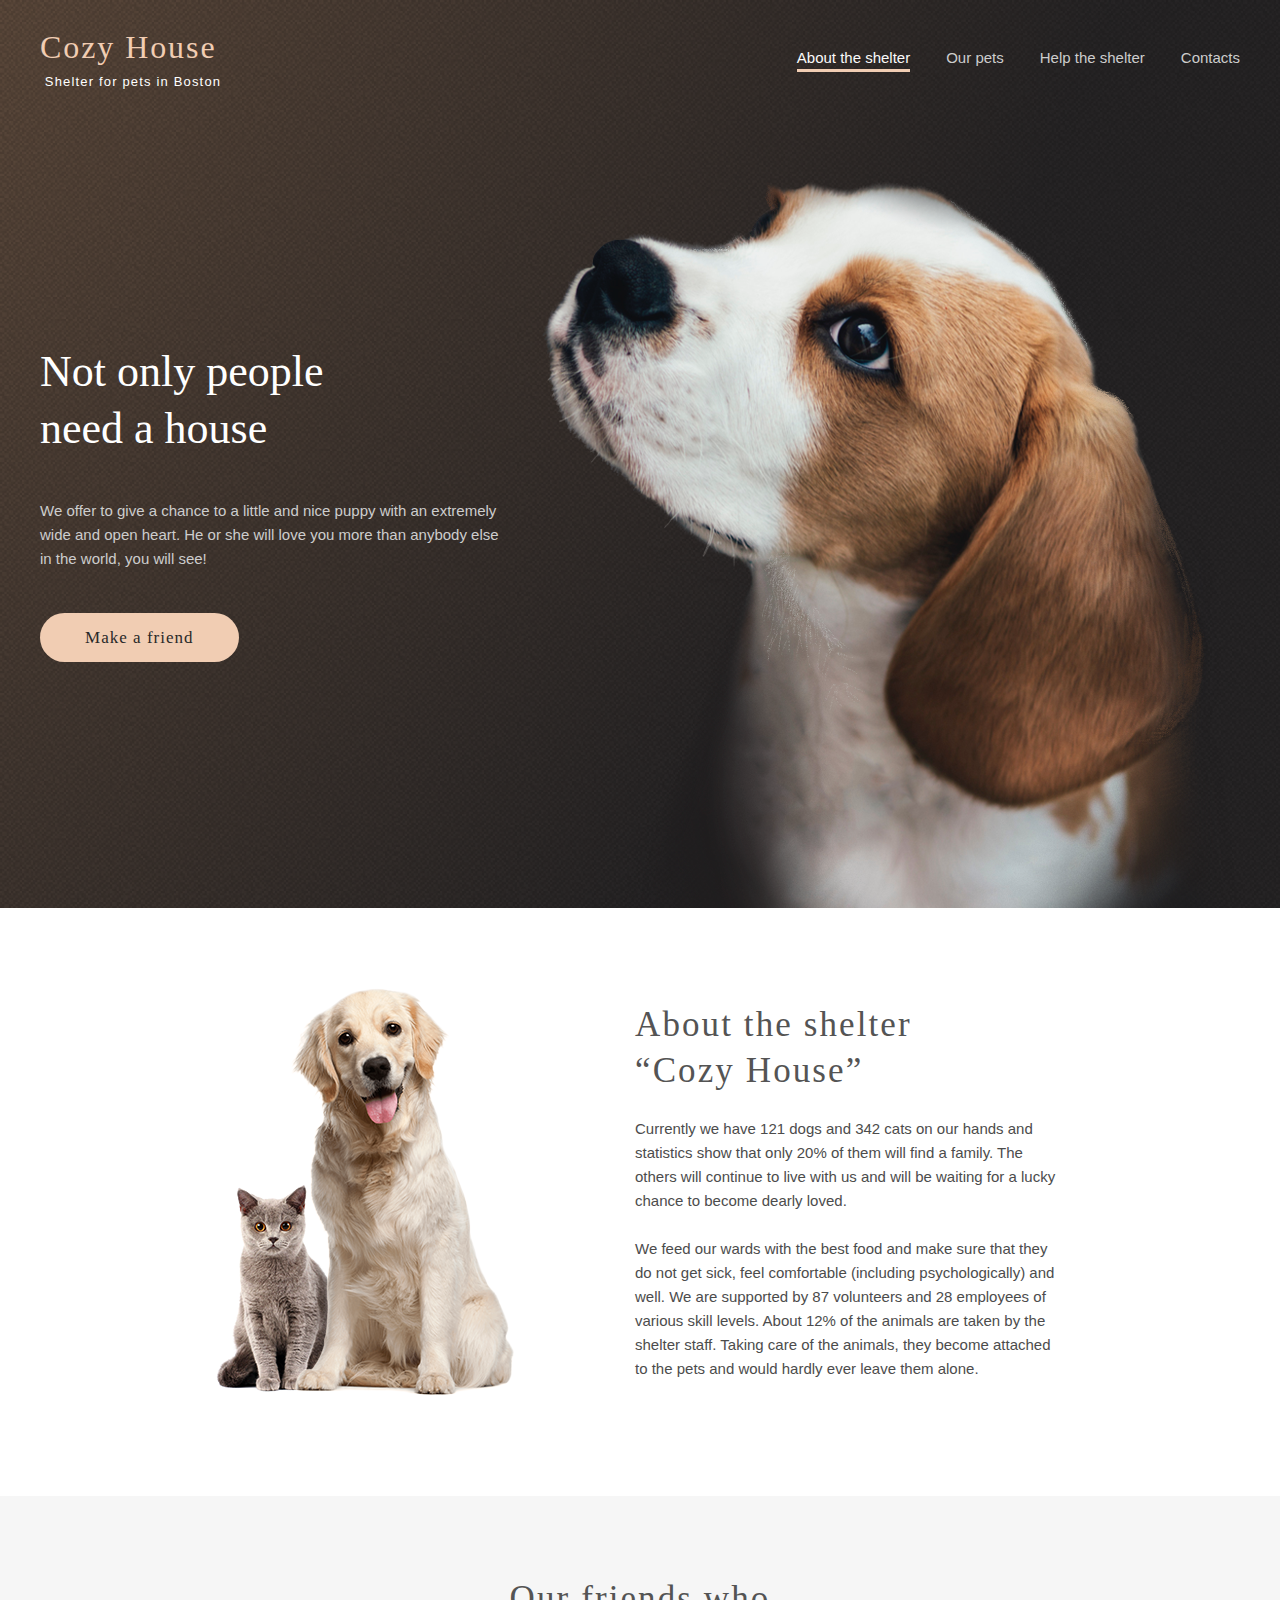
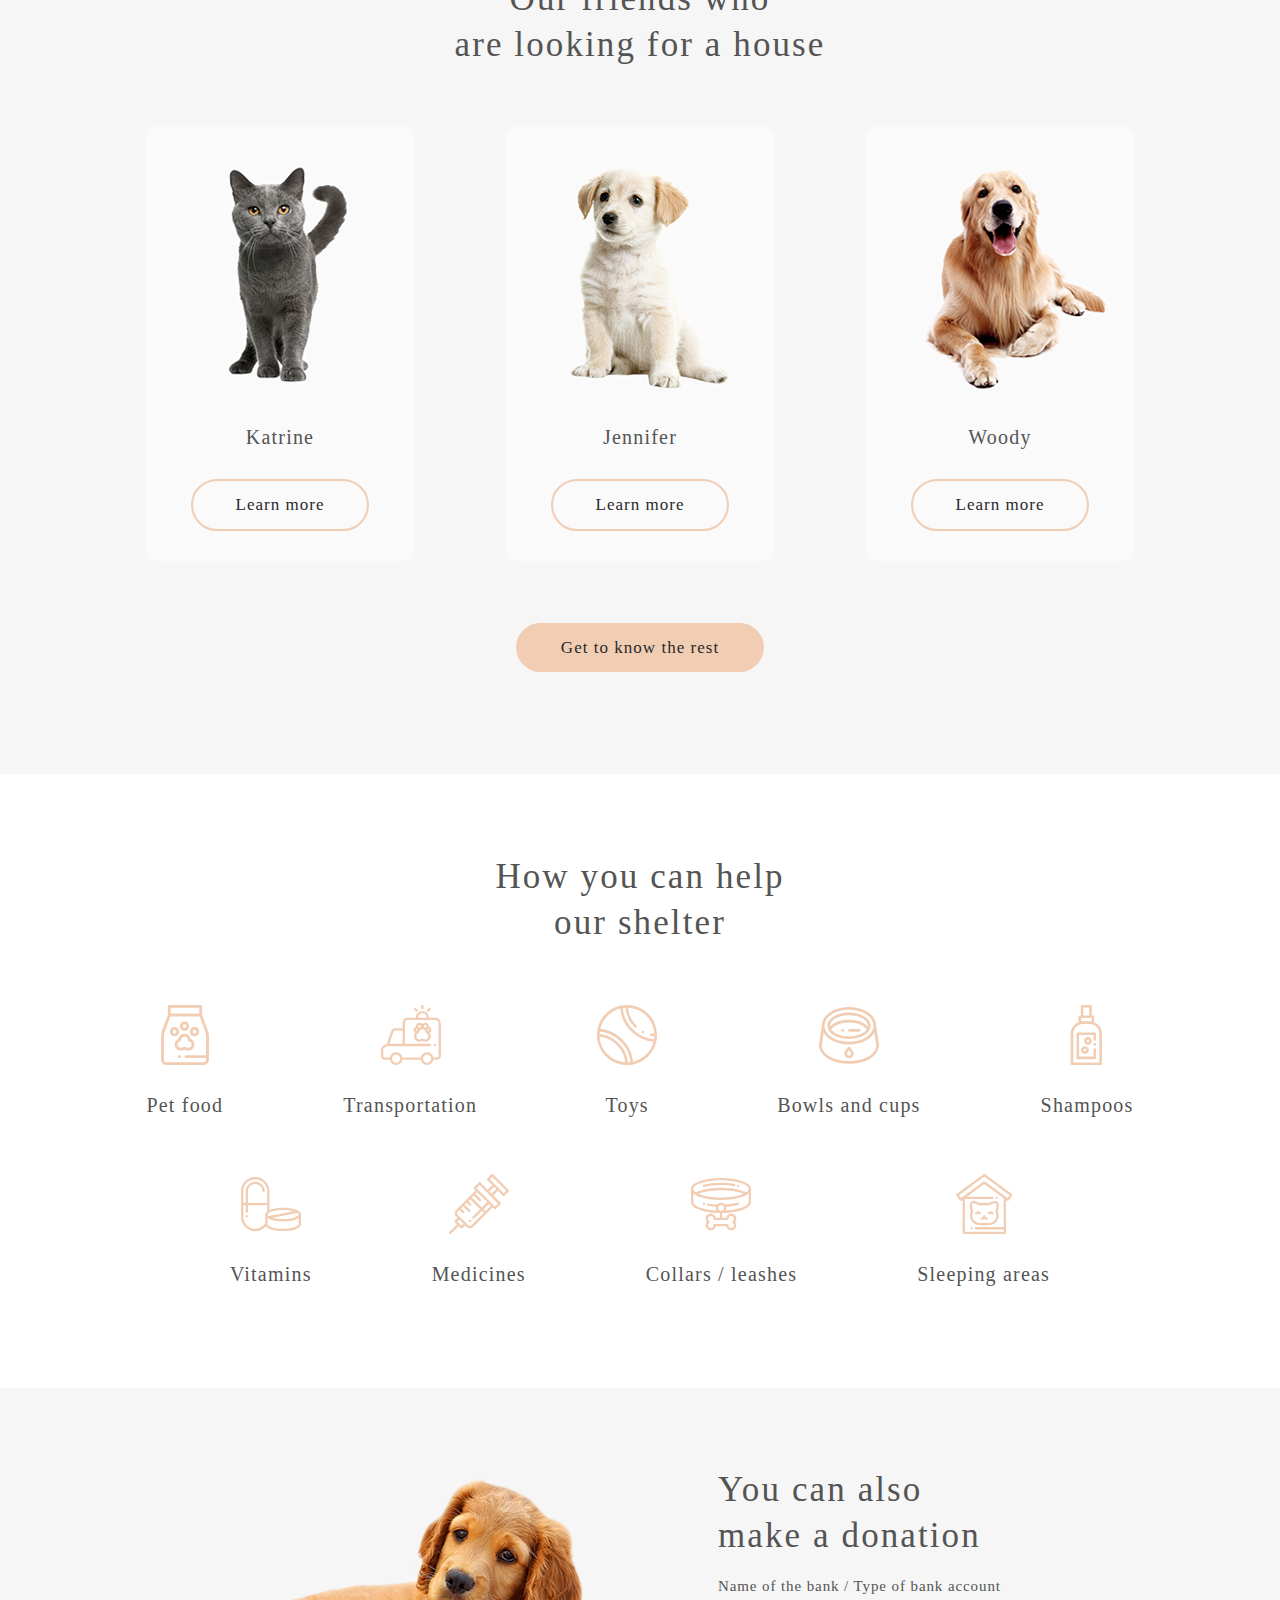
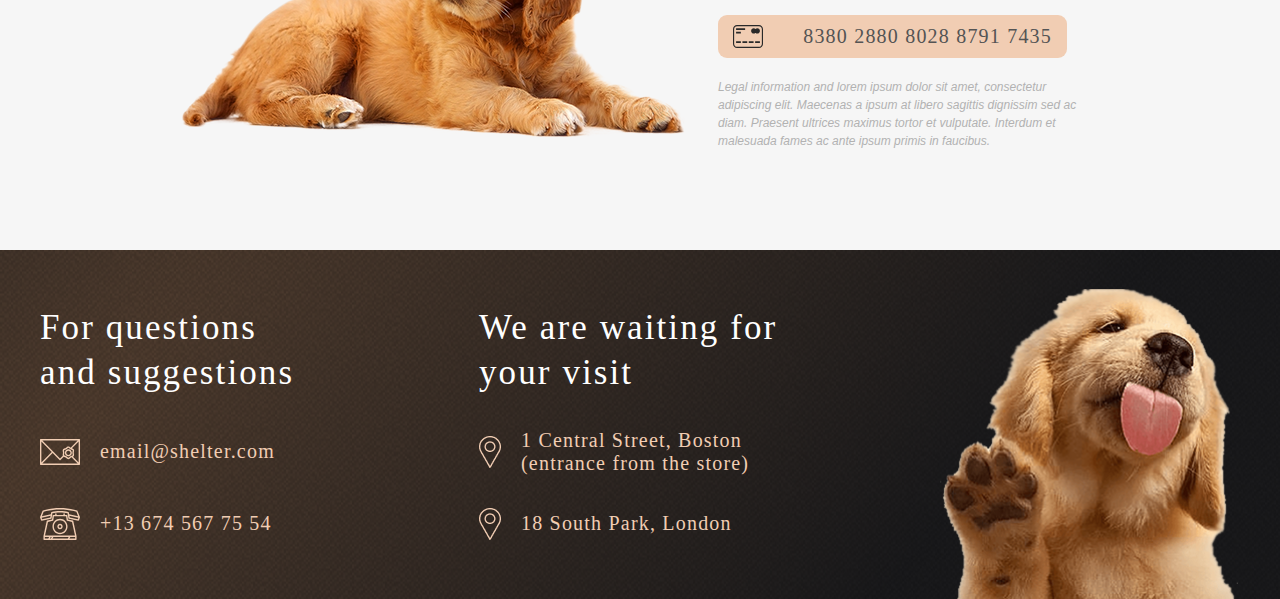
<file: index.html>
<!DOCTYPE html>
<html lang="en">

<head>
  <meta charset="UTF-8">
  <meta http-equiv="X-UA-Compatible" content="IE=edge">
  <meta name="viewport" content="width=device-width, initial-scale=1.0">
  <link rel="stylesheet" href="./style.css">
  <link rel="icon" type="image/x-icon" href="./img/Title.ico">
  <title>Main</title>
</head>

<body>
  <header>
    <div class="container header">
      <a href="#" class="logo">
        <p class="title">Cozy House</p>
        <p class="subtitle">Shelter for pets in Boston</p>
      </a>
      <nav>
        <ul>
          <li><a class="active" href="#">About the shelter</a></li>
          <li><a href="./pets.html">Our pets</a></li>
          <li><a href="#help">Help the shelter</a></li>
          <li><a href="#contacts">Contacts</a></li>
        </ul>
      </nav>
      <div class="dropdown-btn" id="dropdown-btn" onclick="openNav()">
        <div class="line"></div>
        <div class="line"></div>
        <div class="line"></div>
      </div>
      <div class="dpd-bg" id="dpd">
        <div class="dropdown" id="dropdown">
        <div class="dropdown-content" id="dropdown-content">
          <li id="link"><a class="active" href="#" onclick="openNav()">About the shelter</a></li>
          <li id="link"><a href="./pets.html" onclick="openNav()">Our pets</a></li>
          <li id="link"><a href="#help" onclick="openNav()">Help the shelter</a></li>
          <li id="link"><a href="#contacts" onclick="openNav()">Contacts</a></li>
        </div>
      </div>
      </div>
    </div>
    </header>
  <div class="not-only">
    <div class="container start">
    <div class="content">
      <h1 class="heading">Not only people<br>need a house</h1>
      <p class="subheading">We offer to give a chance to a little and nice puppy with an extremely wide and open heart.
        He or she will love you more than anybody else in the world, you will see!</p>
      <a href="#our-friends" class="primary" >Make a friend</a>
    </div>
    <img src="./img/start-screen-puppy.png" alt="">
  </div>
</div>
  <div class="about">
    <div class="about-container">
      <img class="about-img" src="./img/about-pets.png" alt="">
      <div class="content-about">
        <h2>About the shelter<br>“Cozy House”</h2>
        <p class="text">Currently we have 121 dogs and 342 cats on our hands and statistics show that only 20% of them
          will find a family. The others will continue to live with us and will be waiting for a lucky chance to become
          dearly loved.</p>
        <p class="text">We feed our wards with the best food and make sure that they do not get sick, feel comfortable
          (including psychologically) and well. We are supported by 87 volunteers and 28 employees of various skill
          levels. About 12% of the animals are taken by the shelter staff. Taking care of the animals, they become
          attached to the pets and would hardly ever leave them alone.</p>
      </div>
    </div>
  </div>
  <div id="our-friends" class="our-friends" >
    <div class="container">
    <h2>Our friends who<br>are looking for a house</h2>
    <div class="slider">
      <div class="card-list">
      <div class="card main-card" id="cardBtn ITEM_LEFT" data-path="1">
        <img src="./img/pets-katrine.png" alt="">
        <h3>Katrine</h3>
        <button class="secondary card-btn">Learn more</button>
      </div>
      <div class="card main-card" id="cardBtn" data-path="2">
        <img src="./img/pets-jennifer.png" alt="">
        <h3>Jennifer</h3>
        <button class="secondary card-btn">Learn more</button>
      </div>
      <div class="card main-card" id="cardBtn" data-path="3">
        <img src="./img/pets-woody.png" alt="">
        <h3>Woody</h3>
        <button class="secondary card-btn">Learn more</button>
      </div>
      <div class="card main-card" id="cardBtn" data-path="4">
        <img src="./img/pets-sophia.png" alt="">
        <h3>Sophia</h3>
        <button class="secondary card-btn">Learn more</button>
      </div>
      <div class="card main-card" id="cardBtn ITEM_RIGHT" data-path="5">
        <img src="./img/pets-timmy.png" alt="">
        <h3>Timmy</h3>
        <button class="secondary card-btn">Learn more</button>
      </div>
      <div class="card main-card" id="cardBtn" data-path="6">
        <img src="./img/pets-charly.png" alt="">
        <h3>Charly</h3>
        <button class="secondary card-btn">Learn more</button>
      </div>
      <div class="card main-card" id="cardBtn" data-path="7">
        <img src="./img/pets-scarlet.png" alt="">
        <h3>Scarlett</h3>
        <button class="secondary card-btn">Learn more</button>
      </div>
      <div class="card main-card" id="cardBtn" data-path="8">
        <img src="./img/pets-freddie.png" alt="">
        <h3>Freddie</h3>
        <button class="secondary card-btn">Learn more</button>
      </div>
      <div id="modal" class="modal">
        <div class="modal-content" data-target="1">
          <button class="close">&times;</button>
          <div id="modalInfo" class="modal-info">
            <img src="./img/pets-katrine.png" alt="">
            <div class="modal-text">
              <h2>Katrine</h2>
              <h3>Cat - British Shorthair</h3>
              <p>Katrine is a beautiful girl. She is as soft as the finest velvet with a thick lush fur. Will love you until the last breath she takes as long as you are the one. She is picky about her affection. She loves cuddles and to stretch into your hands for a deeper relaxations.</p>
              <ul>
                <li><h4><b>Age:</b> 6 months</h4></li>
                <li><h4><b>Inoculations:</b> panleukopenia</h4></li>
                <li><h4><b>Diseases:</b> none</h4></li>
                <li><h4><b>Parasites:</b> none</h4></li>
              </ul>
            </div>
          </div>
        </div>
        <div class="modal-content" data-target="2">
          <button class="close">&times;</button>
          <div class="modal-info">
            <img src="./img/pets-jennifer.png" alt="">
            <div class="modal-text">
              <h2>Jennifer</h2>
              <h3>Dog - Labrador</h3>
              <p>Jennifer is a sweet 2 months old Labrador that is patiently waiting to find a new forever home. This girl really enjoys being able to go outside to run and play, but won't hesitate to play up a storm in the house if she has all of her favorite toys.</p>
              <ul>
                <li><h4><b>Age:</b> 2 months</h4></li>
                <li><h4><b>Inoculations:</b> none</h4></li>
                <li><h4><b>Diseases:</b> none</h4></li>
                <li><h4><b>Parasites:</b> none</h4></li>
              </ul>
            </div>
          </div>
        </div>
        <div class="modal-content" data-target="3">
          <button class="close">&times;</button>
          <div class="modal-info">
            <img src="./img/pets-woody.png" alt="">
            <div class="modal-text">
              <h2>Woody</h2>
              <h3>Dog - Golden Retriever</h3>
              <p>Woody is a handsome 3 1/2 year old boy. Woody does know basic commands and is a smart pup. Since he is on the stronger side, he will learn a lot from your training. Woody will be happier when he finds a new family that can spend a lot of time with him.</p>
              <ul>
                <li><h4><b>Age:</b> 3 years 6 months</h4></li>
                <li><h4><b>Inoculations:</b> adenovirus, distemper</h4></li>
                <li><h4><b>Diseases:</b> right back leg mobility reduced</h4></li>
                <li><h4><b>Parasites:</b> none</h4></li>
              </ul>
            </div>
          </div>
        </div>
        <div class="modal-content" data-target="4">
          <button class="close">&times;</button>
          <div class="modal-info">
            <img src="./img/pets-sophia.png" alt="">
            <div class="modal-text">
              <h2>Sophia</h2>
              <h3>Dog - Shih tzu</h3>
              <p>Sophia here and I'm looking for my forever home to live out the best years of my life. I am full of energy. Everyday I'm learning new things, like how to walk on a leash, go potty outside, bark and play with toys and I still need some practice.</p>
              <ul>
                <li><h4><b>Age:</b> 1 months</h4></li>
                <li><h4><b>Inoculations:</b> parvovirus</h4></li>
                <li><h4><b>Diseases:</b> none</h4></li>
                <li><h4><b>Parasites:</b> none</h4></li>
              </ul>
            </div>
          </div>
        </div>
        <div class="modal-content" data-target="5">
          <button class="close">&times;</button>
          <div class="modal-info">
            <img src="./img/pets-timmy.png" alt="">
            <div class="modal-text">
              <h2>Timmy</h2>
              <h3>Cat - British Shorthair</h3>
              <p>Timmy is an adorable grey british shorthair male. He loves to play and snuggle. He is neutered and up to date on age appropriate vaccinations. He can be chatty and enjoys being held. Timmy has a lot to say and wants a person to share his thoughts with.</p>
              <ul>
                <li><h4><b>Age:</b> 2 years 3 months</h4></li>
                <li><h4><b>Inoculations:</b> calicivirus, viral rhinotracheitis</h4></li>
                <li><h4><b>Diseases:</b> kidney stones</h4></li>
                <li><h4><b>Parasites:</b> none</h4></li>
              </ul>
            </div>
          </div>
        </div>
        <div class="modal-content" data-target="6">
          <button class="close">&times;</button>
          <div class="modal-info">
            <img src="./img/pets-charly.png" alt="">
            <div class="modal-text">
              <h2>Charly</h2>
              <h3>Dog - Jack Russell Terrier</h3>
              <p>This cute boy, Charly, is three years old and he likes adults and kids. He isn’t fond of many other dogs, so he might do best in a single dog home. Charly has lots of energy, and loves to run and play. We think a fenced yard would make him very happy.</p>
              <ul>
                <li><h4><b>Age:</b> 8 years</h4></li>
                <li><h4><b>Inoculations:</b> bordetella bronchiseptica, leptospirosis</h4></li>
                <li><h4><b>Diseases:</b> deafness, blindness</h4></li>
                <li><h4><b>Parasites:</b> lice, fleas</h4></li>
              </ul>
            </div>
          </div>
        </div>
        <div class="modal-content" data-target="7">
          <button class="close">&times;</button>
          <div class="modal-info">
            <img src="./img/pets-scarlet.png" alt="">
            <div class="modal-text">
              <h2>Scarlett</h2>
              <h3>Dog - Jack Russell Terrier</h3>
              <p>Scarlett is a happy, playful girl who will make you laugh and smile. She forms a bond quickly and will make a loyal companion and a wonderful family dog or a good companion for a single individual too since she likes to hang out and be with her human.</p>
              <ul>
                <li><h4><b>Age:</b> 3 months</h4></li>
                <li><h4><b>Inoculations:</b> parainfluenza</h4></li>
                <li><h4><b>Diseases:</b> none</h4></li>
                <li><h4><b>Parasites:</b> none</h4></li>
              </ul>
            </div>
          </div>
        </div>
        <div class="modal-content" data-target="8">
          <button class="close">&times;</button>
          <div class="modal-info">
            <img src="./img/pets-freddie.png" alt="">
            <div class="modal-text">
              <h2>Freddie</h2>
              <h3>Cat - British Shorthair</h3>
              <p>Freddie is a little shy at first, but very sweet when he warms up. He likes playing with shoe strings and bottle caps. He is quick to learn the rhythms of his human’s daily life. Freddie has bounced around a lot in his life, and is looking to find his forever home.</p>
              <ul>
                <li><h4><b>Age:</b> 2 months</h4></li>
                <li><h4><b>Inoculations:</b> rabies</h4></li>
                <li><h4><b>Diseases:</b> none</h4></li>
                <li><h4><b>Parasites:</b> none</h4></li>
              </ul>
            </div>
          </div>
        </div>
      </div>
    </div>
    </div>
  </div>
    <a class="primary" href="./pets.html">Get to know the rest</a>
  </div>
  </div>
  <div class="help" id="help">
    <div class="container">
    <h2>How you can help<br>our shelter</h2>
    <div class="list">
      <div class="item">
        <img src="./img/icon-pet-food.svg" alt="">
        <h3>Pet food</h3>
      </div>
      <div class="item">
        <img src="./img/icon-transportation.svg" alt="">
        <h3>Transportation</h3>
      </div>
      <div class="item">
        <img src="./img/icon-toys.svg" alt="">
        <h3>Toys</h3>
      </div>
      <div class="item">
        <img src="./img/icon-bowls-and-cups.svg" alt="">
        <h3>Bowls and cups</h3>
      </div>
      <div class="item">
        <img src="./img/icon-shampoos.svg" alt="">
        <h3>Shampoos</h3>
      </div>
      <div class="item">
        <img src="./img/icon-vitamins.svg" alt="">
        <h3>Vitamins</h3>
      </div>
      <div class="item">
        <img src="./img/icon-medicines.svg" alt="">
        <h3>Medicines</h3>
      </div>
      <div class="item">
        <img src="./img/icon-collars-leashes.svg" alt="">
        <h3>Collars / leashes</h3>
      </div>
      <div class="item">
        <img src="./img/icon-sleeping-area.svg" alt="">
        <h3>Sleeping areas</h3>
      </div>
    </div>
  </div>
  </div>
  <div class="in-addition">
    <div class="container addition">
    <img class="dog" src="./img/donation-dog.png" alt="">
    <div class="content-donat">
      <h2>You can also<br>make a donation</h2>
      <h5 class="bank">Name of the bank / Type of bank account</h5>
      <a href="#" class="credit-card">
        <img src="./img/credit-card.svg" alt="">
        <p class="number">8380 2880 8028 8791 7435</p>
      </a>
      <p class="info">Legal information and lorem ipsum dolor sit amet, consectetur adipiscing elit. Maecenas a ipsum at
        libero sagittis dignissim sed ac diam. Praesent ultrices maximus tortor et vulputate. Interdum et malesuada
        fames ac ante ipsum primis in faucibus.</p>
    </div>
  </div>
  </div>
  <footer id="contacts">
    <div class="container footer">
    <div class="contacts">
      <h2 class="footer-title">For questions and suggestions</h2>
      <a href="mailto:email@shelter.com" class="footer-info">
        <img src="./img/icon-email.svg" alt="">
        <h3>email@shelter.com</h3>
      </a>
      <a href="tel:+136745677554" class="footer-info">
        <img src="./img/icon-phone.svg" alt="">
        <h3>+13 674 567 75 54</h3>
      </a>

    </div>
    <div class="locations">
      <h2>We are waiting for your visit</h2>
      <a href="https://www.google.com/maps/place/137+Centre+St+%232,+Boston,+MA+02119,+США/@42.3266227,-71.0964821,19.82z/data=!4m15!1m8!3m7!1s0x89e37a260516d22d:0x67663c18c6a54ce9!2zMSBDZW50cmUgU3QsIEJvc3RvbiwgTUEgMDIxMTksINCh0KjQkA!3b1!8m2!3d42.3300628!4d-71.0920028!16s%2Fg%2F11td12jd0m!3m5!1s0x89e37a29e80b3e55:0x26cb37f24103026a!8m2!3d42.3267146!4d-71.0965648!16s%2Fg%2F11rwm1dtm9" class="footer-info footer-p">
        <img src="./img/icon-marker.png" alt="">
        <h3>1 Central Street, Boston (entrance from the store)</h3>
      </a>
      <a href="https://www.google.com/maps/search/18+South+Park,+London+/@51.4393598,-0.1263864,9.95zhttps://www.google.com/maps/place/South+Park/@51.4690816,-0.1966838,17z/data=!3m1!4b1!4m6!3m5!1s0x48760f79376fa0e3:0x202ac3af5c1ea4ec!8m2!3d51.4690816!4d-0.1944951!16s%2Fm%2F0cc6kk9" class="footer-info footer-p">
        <img src="./img/icon-marker.png" alt="">
        <h3>18 South Park, London </h3>
      </a>
    </div>
    <img class="footer-puppy" src="./img/footer-puppy.png" alt="">
  </div>
  </footer>
  <script src="./index.js"></script>
</body>

</html>
</file>
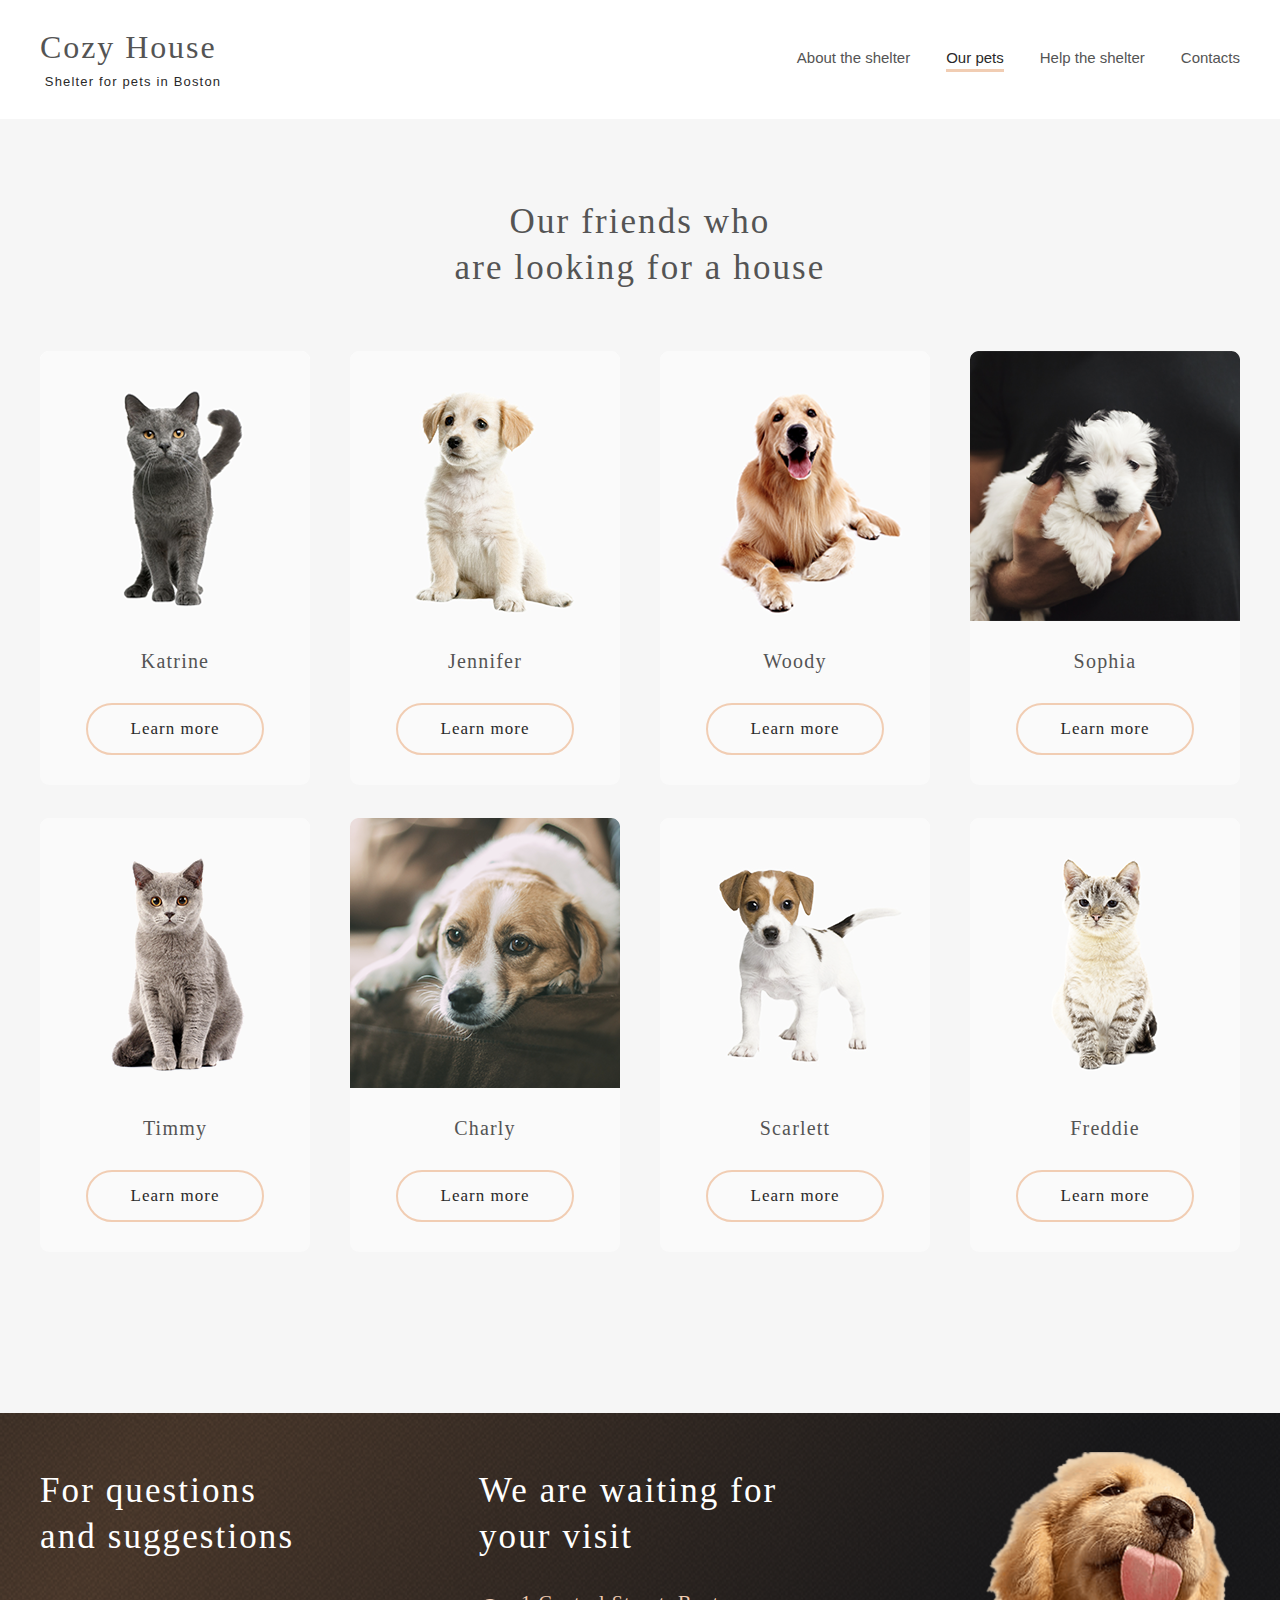
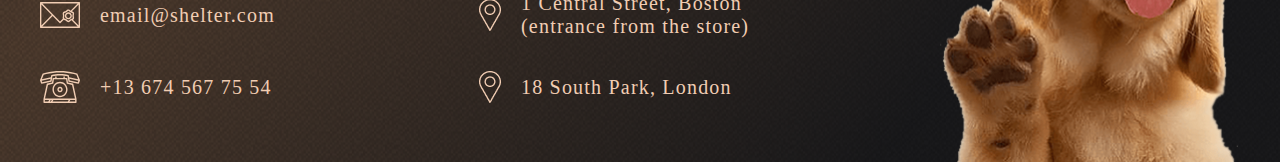
<file: pets.html>
<!DOCTYPE html>
<html lang="en">

<head>
  <meta charset="UTF-8">
  <meta http-equiv="X-UA-Compatible" content="IE=edge">
  <meta name="viewport" content="width=device-width, initial-scale=1.0">
  <link rel="stylesheet" href="./style.css">
  <link rel="icon" type="image/x-icon" href="./img/Title.ico">
  <title>Our Pets</title>
</head>

<body>
  <header class="pets-header">
    <div class="container header">
    <a href="./index.html" class="logo">
      <p class="title title-second">Cozy House</p>
      <p class="subtitle subtitle-second">Shelter for pets in Boston</p>
    </a>
    <nav>
      <ul>
        <li><a class="menu" href="./index.html">About the shelter</a></li>
        <li><a class="active menu active-second" href="#">Our pets</a></li>
        <li><a class="menu" href="./index.html#help">Help the shelter</a></li>
        <li><a class="menu" href="#contacts">Contacts</a></li>
      </ul>
    </nav>
    <div class="dropdown-btn" id="dropdown-btn" onclick="openNav()">
      <div class="line pets-dpn"></div>
      <div class="line pets-dpn"></div>
      <div class="line pets-dpn"></div>
    </div>
    <div class="dpd-bg" id="dpd">
      <div class="dropdown dpd-second" id="dropdown">
      <div class="dropdown-content" id="dropdown-content">
        <li id="link"><a class="menu" href="./index.html" onclick="openNav()">About the shelter</a></li>
        <li id="link"><a class="active menu active-second" href="#" onclick="openNav()">Our pets</a></li>
        <li id="link"><a class="menu" href="./index.html#help" onclick="openNav()">Help the shelter</a></li>
        <li id="link"><a class="menu" href="#contacts" onclick="openNav()">Contacts</a></li>
      </div>
    </div>
  </div>
  </div>
  </header>
  <div class="our-friends pets-second">
    <div class="container">
    <h1 class="pets-title">Our friends who<br>are looking for a house</h1>
    <div class="pets-content">
      <div class="card pets-card" id="cardBtn" data-path="1">
        <img src="./img/pets-katrine.png" alt="">
        <h3>Katrine</h3>
        <button class="secondary card-btn">Learn more</button>
      </div>
      <div class="card pets-card" id="cardBtn" data-path="2">
        <img src="./img/pets-jennifer.png" alt="">
        <h3>Jennifer</h3>
        <button class="secondary card-btn">Learn more</button>
      </div>
      <div class="card pets-card" id="cardBtn" data-path="3">
        <img src="./img/pets-woody.png" alt="">
        <h3>Woody</h3>
        <button class="secondary card-btn">Learn more</button>
      </div>
      <div class="card pets-card" id="cardBtn" data-path="4">
        <img src="./img/pets-sophia.png" alt="">
        <h3>Sophia</h3>
        <button class="secondary card-btn">Learn more</button>
      </div>
      <div class="card pets-card" id="cardBtn" data-path="5">
        <img src="./img/pets-timmy.png" alt="">
        <h3>Timmy</h3>
        <button class="secondary card-btn">Learn more</button>
      </div>
      <div class="card pets-card" id="cardBtn" data-path="6">
        <img src="./img/pets-charly.png" alt="">
        <h3>Charly</h3>
        <button class="secondary card-btn">Learn more</button>
      </div>
      <div class="card pets-card" id="cardBtn" data-path="7">
        <img src="./img/pets-scarlet.png" alt="">
        <h3>Scarlett</h3>
        <button class="secondary card-btn">Learn more</button>
      </div>
      <div class="card pets-card" id="cardBtn" data-path="8">
        <img src="./img/pets-freddie.png" alt="">
        <h3>Freddie</h3>
        <button class="secondary card-btn">Learn more</button>
      </div>
      <div id="modal" class="modal">
        <div class="modal-content" data-target="1">
          <button class="close">&times;</button>
          <div id="modalInfo" class="modal-info">
            <img src="./img/pets-katrine.png" alt="">
            <div class="modal-text">
              <h2>Katrine</h2>
              <h3>Cat - British Shorthair</h3>
              <p>Katrine is a beautiful girl. She is as soft as the finest velvet with a thick lush fur. Will love you until the last breath she takes as long as you are the one. She is picky about her affection. She loves cuddles and to stretch into your hands for a deeper relaxations.</p>
              <ul>
                <li><h4><b>Age:</b> 6 months</h4></li>
                <li><h4><b>Inoculations:</b> panleukopenia</h4></li>
                <li><h4><b>Diseases:</b> none</h4></li>
                <li><h4><b>Parasites:</b> none</h4></li>
              </ul>
            </div>
          </div>
        </div>
        <div class="modal-content" data-target="2">
          <button class="close">&times;</button>
          <div class="modal-info">
            <img src="./img/pets-jennifer.png" alt="">
            <div class="modal-text">
              <h2>Jennifer</h2>
              <h3>Dog - Labrador</h3>
              <p>Jennifer is a sweet 2 months old Labrador that is patiently waiting to find a new forever home. This girl really enjoys being able to go outside to run and play, but won't hesitate to play up a storm in the house if she has all of her favorite toys.</p>
              <ul>
                <li><h4><b>Age:</b> 2 months</h4></li>
                <li><h4><b>Inoculations:</b> none</h4></li>
                <li><h4><b>Diseases:</b> none</h4></li>
                <li><h4><b>Parasites:</b> none</h4></li>
              </ul>
            </div>
          </div>
        </div>
        <div class="modal-content" data-target="3">
          <button class="close">&times;</button>
          <div class="modal-info">
            <img src="./img/pets-woody.png" alt="">
            <div class="modal-text">
              <h2>Woody</h2>
              <h3>Dog - Golden Retriever</h3>
              <p>Woody is a handsome 3 1/2 year old boy. Woody does know basic commands and is a smart pup. Since he is on the stronger side, he will learn a lot from your training. Woody will be happier when he finds a new family that can spend a lot of time with him.</p>
              <ul>
                <li><h4><b>Age:</b> 3 years 6 months</h4></li>
                <li><h4><b>Inoculations:</b> adenovirus, distemper</h4></li>
                <li><h4><b>Diseases:</b> right back leg mobility reduced</h4></li>
                <li><h4><b>Parasites:</b> none</h4></li>
              </ul>
            </div>
          </div>
        </div>
        <div class="modal-content" data-target="4">
          <button class="close">&times;</button>
          <div class="modal-info">
            <img src="./img/pets-sophia.png" alt="">
            <div class="modal-text">
              <h2>Sophia</h2>
              <h3>Dog - Shih tzu</h3>
              <p>Sophia here and I'm looking for my forever home to live out the best years of my life. I am full of energy. Everyday I'm learning new things, like how to walk on a leash, go potty outside, bark and play with toys and I still need some practice.</p>
              <ul>
                <li><h4><b>Age:</b> 1 months</h4></li>
                <li><h4><b>Inoculations:</b> parvovirus</h4></li>
                <li><h4><b>Diseases:</b> none</h4></li>
                <li><h4><b>Parasites:</b> none</h4></li>
              </ul>
            </div>
          </div>
        </div>
        <div class="modal-content" data-target="5">
          <button class="close">&times;</button>
          <div class="modal-info">
            <img src="./img/pets-timmy.png" alt="">
            <div class="modal-text">
              <h2>Timmy</h2>
              <h3>Cat - British Shorthair</h3>
              <p>Timmy is an adorable grey british shorthair male. He loves to play and snuggle. He is neutered and up to date on age appropriate vaccinations. He can be chatty and enjoys being held. Timmy has a lot to say and wants a person to share his thoughts with.</p>
              <ul>
                <li><h4><b>Age:</b> 2 years 3 months</h4></li>
                <li><h4><b>Inoculations:</b> calicivirus, viral rhinotracheitis</h4></li>
                <li><h4><b>Diseases:</b> kidney stones</h4></li>
                <li><h4><b>Parasites:</b> none</h4></li>
              </ul>
            </div>
          </div>
        </div>
        <div class="modal-content" data-target="6">
          <button class="close">&times;</button>
          <div class="modal-info">
            <img src="./img/pets-charly.png" alt="">
            <div class="modal-text">
              <h2>Charly</h2>
              <h3>Dog - Jack Russell Terrier</h3>
              <p>This cute boy, Charly, is three years old and he likes adults and kids. He isn’t fond of many other dogs, so he might do best in a single dog home. Charly has lots of energy, and loves to run and play. We think a fenced yard would make him very happy.</p>
              <ul>
                <li><h4><b>Age:</b> 8 years</h4></li>
                <li><h4><b>Inoculations:</b> bordetella bronchiseptica, leptospirosis</h4></li>
                <li><h4><b>Diseases:</b> deafness, blindness</h4></li>
                <li><h4><b>Parasites:</b> lice, fleas</h4></li>
              </ul>
            </div>
          </div>
        </div>
        <div class="modal-content" data-target="7">
          <button class="close">&times;</button>
          <div class="modal-info">
            <img src="./img/pets-scarlet.png" alt="">
            <div class="modal-text">
              <h2>Scarlett</h2>
              <h3>Dog - Jack Russell Terrier</h3>
              <p>Scarlett is a happy, playful girl who will make you laugh and smile. She forms a bond quickly and will make a loyal companion and a wonderful family dog or a good companion for a single individual too since she likes to hang out and be with her human.</p>
              <ul>
                <li><h4><b>Age:</b> 3 months</h4></li>
                <li><h4><b>Inoculations:</b> parainfluenza</h4></li>
                <li><h4><b>Diseases:</b> none</h4></li>
                <li><h4><b>Parasites:</b> none</h4></li>
              </ul>
            </div>
          </div>
        </div>
        <div class="modal-content" data-target="8">
          <button class="close">&times;</button>
          <div class="modal-info">
            <img src="./img/pets-freddie.png" alt="">
            <div class="modal-text">
              <h2>Freddie</h2>
              <h3>Cat - British Shorthair</h3>
              <p>Freddie is a little shy at first, but very sweet when he warms up. He likes playing with shoe strings and bottle caps. He is quick to learn the rhythms of his human’s daily life. Freddie has bounced around a lot in his life, and is looking to find his forever home.</p>
              <ul>
                <li><h4><b>Age:</b> 2 months</h4></li>
                <li><h4><b>Inoculations:</b> rabies</h4></li>
                <li><h4><b>Diseases:</b> none</h4></li>
                <li><h4><b>Parasites:</b> none</h4></li>
              </ul>
            </div>
          </div>
        </div>
      </div>
    </div>

  </div>
  </div>
  <footer id="contacts">
    <div class="container footer">
    <div class="contacts">
      <h2 class="footer-title">For questions and suggestions</h2>
      <a href="mailto:email@shelter.com" class="footer-info">
        <img src="./img/icon-email.svg" alt="">
        <h3>email@shelter.com</h3>
      </a>
      <a href="tel:+136745677554" class="footer-info">
        <img src="./img/icon-phone.svg" alt="">
        <h3>+13 674 567 75 54</h3>
      </a>

    </div>
    <div class="locations">
      <h2>We are waiting for your visit</h2>
      <a href="https://www.google.com/maps/place/137+Centre+St+%232,+Boston,+MA+02119,+США/@42.3266227,-71.0964821,19.82z/data=!4m15!1m8!3m7!1s0x89e37a260516d22d:0x67663c18c6a54ce9!2zMSBDZW50cmUgU3QsIEJvc3RvbiwgTUEgMDIxMTksINCh0KjQkA!3b1!8m2!3d42.3300628!4d-71.0920028!16s%2Fg%2F11td12jd0m!3m5!1s0x89e37a29e80b3e55:0x26cb37f24103026a!8m2!3d42.3267146!4d-71.0965648!16s%2Fg%2F11rwm1dtm9" class="footer-info footer-p">
        <img src="./img/icon-marker.png" alt="">
        <h3>1 Central Street, Boston (entrance from the store)</h3>
      </a>
      <a href="https://www.google.com/maps/search/18+South+Park,+London+/@51.4393598,-0.1263864,9.95zhttps://www.google.com/maps/place/South+Park/@51.4690816,-0.1966838,17z/data=!3m1!4b1!4m6!3m5!1s0x48760f79376fa0e3:0x202ac3af5c1ea4ec!8m2!3d51.4690816!4d-0.1944951!16s%2Fm%2F0cc6kk9" class="footer-info footer-p">
        <img src="./img/icon-marker.png" alt="">
        <h3>18 South Park, London </h3>
      </a>
    </div>
    <img class="footer-puppy" src="./img/footer-puppy.png" alt="">
  </div>
  </footer>
  <script src="./index.js"></script>
</body>

</html>
</file>
<file: style.css>
/* main */

*,
*::before,
*::after {
  box-sizing: border-box;
}

html {
  scroll-behavior: smooth;
}

body {
  font-family: Arial;
  font-weight: 400;
  margin: 0 auto;
}

p {
  margin: 0;
}

.not-only {
  background-image: url(./img/start-screen.png);
  background-repeat: no-repeat;
  background-position: center;
  background-size: cover;
  padding-top: 180px;
}

.not-only img {
  height: 728px;
  margin-left: 43px;
}

.start {
  padding: 0 40px;
  display: flex;
}

.container {
  margin: 0 auto;
  max-width: 1280px;
}

header {
  position: absolute;
    top: 0;
    left: 0;
    z-index: 1;
    display: flex;
    align-items: center;
    justify-content: center;
    padding: 30px 0;
    width: 100%;
    box-sizing: border-box;
}

.header {
  display: flex;
    width: 1200px;
}

.logo {
  margin-right: auto;
}

.title,
.subtitle {
  width: 186px;
}

ul {
  display: flex;
}

li {
  list-style-type: none;
  padding-left: 36px;
}

.active {
  padding-bottom: 3px;
  color: #FAFAFA;
  border-bottom: 3px solid #F1CDB3;
}

.active:hover {
  cursor: default;
}

a {
  font-size: 15px;
  line-height: 160%;
  color: #CDCDCD;
  text-decoration: none;
  transition: all 0.5s ease-in-out;
}

a:hover {
  cursor: pointer;
  color: #FAFAFA;
}



.dpd-bg {
  position: fixed;
  top: 0;
  right: 0;
  width: 0;
  height: 100vh;
  background: rgba(41, 41, 41, 0.6);
  transition: .3s;
}

.dropdown {
  height: 100%;
  width: 0;
  position: fixed;
  z-index: 1;
  right: 0;
  top: 0;
  background-color: #292929;
  overflow-x: hidden;
  transition: .5s;
  display: flex;
  justify-content: center;
  align-items: center;
}

.dropdown-content {
  position: relative;
  width: 243px;
  text-align: center;
  margin: auto;
}
.dropdown a {
  text-decoration: none;
  font-size: 32px;
  display: block;
  transition: 0.3s;
}
.dropdown li {
  padding: 40px 0 0;
}

.dropdown li:first-child {
  padding: 0;
}

.dpd-second {
  background: #fff;
}

.title {
  font-family: Georgia, 'Times New Roman', Times, serif;
  font-size: 32px;
  line-height: 110%;
  letter-spacing: 0.06em;
  color: #F1CDB3;
}

.subtitle {
  font-style: normal;
  font-weight: 400;
  font-size: 13px;
  line-height: 15px;
  letter-spacing: 0.09em;
  color: rgba(255, 255, 255, 1);
  padding-top: 9px;
  text-align: center;
}

.content {
  padding: 163px 0 243px;
  width: 460px;
}

h1 {
  font-family: Georgia, 'Times New Roman', Times, serif;
  font-size: 44px;
  line-height: 130%;
  color: #FFFFFF;
  font-weight: 400;
  margin: 0;
}

.subheading {
  font-weight: 400;
  font-size: 15px;
  line-height: 160%;
  color: #CDCDCD;
  padding: 42px 0 56px;
}

.primary {
  font-family: Georgia, 'Times New Roman', Times, serif;
  font-weight: 400;
  font-size: 17px;
  line-height: 130%;
  letter-spacing: 0.06em;
  color: #292929;
  padding: 15px 45px;
  gap: 10px;
  background: #F1CDB3;
  border-radius: 100px;
  border: none;
  transition: all 0.5s ease-in-out;
}

.primary:hover {
  background: #FDDCC4;
  cursor: pointer;
  color: #292929;
}

.about-container {
  display: flex;
  justify-content: space-between;
  padding: 80px 215px 100px;
  max-width: 1280px;
  margin: 0 auto;
}

.content-about {
  width: 430px;
  padding-top: 14px;
}

.about-img {
  width: 300px;
}

h2 {
  font-family: Georgia, 'Times New Roman', Times, serif;
  font-style: normal;
  font-weight: 400;
  font-size: 35px;
  line-height: 130%;
  letter-spacing: 0.06em;
  color: #545454;
  margin: 0;
}

.text {
  font-size: 15px;
  line-height: 160%;
  color: #4C4C4C;
  padding: 24px 0 0;
}

.our-friends {
  padding: 80px 0 115px;
  background: #F6F6F6;
  text-align: center;
}

.slider {
  display: flex;
  justify-content: center;
  align-items: center;
  padding: 60px 40px 76px;
}

.slider-btn {
  padding-bottom: 4px;
  width: 52px;
  height: 52px;
  border: 2px solid #F1CDB3;
  background: transparent;
  border-radius: 100px;
  transition: all 0.5s ease-in-out;
}

.slider-btn:last-child {
  transform: rotate(-180deg);
}

.slider-btn:hover {
  border: 2px solid #FDDCC4;
  background: #FDDCC4;
  cursor: pointer;
}

.card-list {
  display: flex;
  gap: 90px;
}

.card {
  background: #FAFAFA;
  border-radius: 9px;
  transition: all 0.5s ease-in-out;
}


.main-card:nth-child(4) {
  display: none;
}
.main-card:nth-child(5) {
  display: none;
}
.main-card:nth-child(6) {
  display: none;
}
.main-card:nth-child(7) {
  display: none;
}
.main-card:nth-child(8) {
  display: none;
}


.card:hover {
  background: #fff;
  cursor: pointer;
}

.card:hover>.secondary {
  background: #FDDCC4;
  cursor: pointer;
  border: 2px solid #FDDCC4;
}

h3 {
  font-family: Georgia, 'Times New Roman', Times, serif;
  font-style: normal;
  font-weight: 400;
  font-size: 20px;
  line-height: 23px;
  letter-spacing: 0.06em;
  color: #545454;
  margin: 0;
}

.card img {
  margin-bottom: 25px;
}

.secondary {
  font-family: Georgia, 'Times New Roman', Times, serif;
  font-style: normal;
  font-weight: 400;
  font-size: 17px;
  line-height: 130%;
  letter-spacing: 0.06em;
  color: #292929;
  padding: 13px 42px;
  border: 2px solid #F1CDB3;
  border-radius: 100px;
  background: transparent;
  transition: all 0.5s ease-in-out;
}

.card-btn {
  margin: 30px 0;
}

.help {
  padding: 80px 40px 45px;
  text-align: center;
}

.list {
  padding-top: 60px;
  display: flex;
  flex-wrap: wrap;
  justify-content: center;
}

.item {
  padding: 0 60px 57px;
}

.item h3 {
  padding-top: 25px;
}

.in-addition {
  background: #F6F6F6;
  
}

.addition {
  padding: 79px 182px 100px;
  display: flex;
  justify-content: space-between;
  align-items: center;
}

.dog {
  height: 261px;
}

.content-donat {
  width: 380px;
}

h5 {
  font-family: Georgia, 'Times New Roman', Times, serif;
  font-style: normal;
  font-weight: 400;
  font-size: 15px;
  line-height: 110%;
  letter-spacing: 0.06em;
  color: #545454;
  margin: 0;
}

.bank {
  padding: 20px 0;
}

.credit-card {
  display: flex;
  justify-content: space-between;
  padding: 10px 15px;
  width: 349px;
  background: #F1CDB3;
  border-radius: 9px;
  font-family: Georgia, 'Times New Roman', Times, serif;
  font-style: normal;
  font-weight: 400;
  font-size: 20px;
  line-height: 115%;
  letter-spacing: 0.06em;
  color: #545454;
  transition: all 0.5s ease-in-out;
}

.credit-card:hover {
  background: #FDDCC4;
  cursor: pointer;
  color: #545454;
}

.info {
  padding-top: 20px;
  font-style: italic;
  font-weight: 400;
  font-size: 12px;
  line-height: 150%;
  color: #B2B2B2;
}

footer {
  background-image: url(./img/footer.png);
  background-repeat: no-repeat;
  background-position: center;
  background-size: cover;
  
}

.footer {
  display: flex;
  padding: 39px 40px 0;
}

.footer-puppy {
  height: 310px;
  margin-left: 157px;
}

footer h2 {
  color: #FFFFFF;
}

footer h3 {
  color: #F1CDB3;
  padding-left: 20px;
}

.contacts {
  width: 279px;
  margin-right: 160px;
  padding-top: 16px;
}

.footer-info {
  display: flex;
  padding-top: 40px;
  align-items: center;
}

.footer-p {
  padding-top: 33px;
}

.locations {
  width: 303px;
  padding-top: 16px;
}

.locations img {
  height: 32px;
}


/* pets */

.pets-header {
  padding: 30px 40px;
  background: #fff;
}

.title-second {
  color: #545454;
}

.subtitle-second {
  color: #292929;
}

.menu {
  color: #545454;
}

.menu:hover {
  color: #292929;
}

.active-second {
  color: #292929;
}

.pets-second {
  padding: 199px 20px 100px;
}

.pets-content {
  display: flex;
  flex-wrap: wrap;
  padding: 61px 0 28px;
  justify-content: center;
}

.pets-title {
  font-family: Georgia, 'Times New Roman', Times, serif;
  font-style: normal;
  font-weight: 400;
  font-size: 35px;
  line-height: 130%;
  letter-spacing: 0.06em;
  color: #545454;
  margin: 0;
}

.pets-content .card {
  margin: 0 20px 33px;
}

.navigation {
  display: flex;
  gap: 20px;
  justify-content: center;
}

.nav {
  border: 2px solid #F1CDB3;
  border-radius: 100px;
  width: 52px;
  height: 52px;
  background: transparent;
  color: #292929;
  font-family: Georgia, 'Times New Roman', Times, serif;
  font-style: normal;
  font-weight: 400;
  font-size: 20px;
  line-height: 115%;
  transition: all 0.5s ease-in-out;
}

.nav:hover {
  border: 2px solid #FDDCC4;
  background: #FDDCC4;
  cursor: pointer;
}

.left {
  transform: rotate(-180deg);
  padding-bottom: 3px;
}

.inactive {
  border: 2px solid #CDCDCD;
  color: #CDCDCD;
}

.inactive:hover {
  border: 2px solid #CDCDCD;
  color: #CDCDCD;
  background: transparent;
  cursor: not-allowed;
}

.nav-active {
  background: #F1CDB3;
}

.nav-active:hover {
  border: 2px solid #F1CDB3;
  background: #F1CDB3;
}

@media (max-width: 1279px) {
  .header {
    width: calc(708px + 492 * (100vw - 768px) / 512);
  }

  .content {
    padding-bottom: 0;
  }

  .card-list {
    gap: 40px;
  }

  .about-container {
    padding: 63px 100px 100px;
  }

  .addition {
    padding: 79px 80px 100px;
  }

  .contacts {
    margin-right: calc(60px + 100 * (100vw - 768px) / 512);
  }

  .footer-puppy {
    margin-left: 30px
  } 
}

@media (max-width: 1110px) {

  .not-only {
    padding-top: 150px;
  }

  .not-only img {
    height: 593px;
    margin-left: 130px;
  }

  .start {
    display: block;
    text-align: center;
  }

  .content {
    padding: 0 0 115px;
    margin: auto;
  }

  .heading,
  .subheading {
    text-align: left;
  }

  .about-container {
    display: grid;
    grid-template-areas: 'Container' 'Img';
    justify-content: center;
    justify-items: center;
  }

  .about-img {
    text-align: center;
    grid-area: Img;
    margin-top: 80px;
  }

  .content-about {
    grid-area: Container;
  }

  .slider {
    justify-content: center;
    gap: 30px;
    padding: 60px 30px 76px;
  }

  .card:nth-child(3) {
    display: none;
  }

  .slider {
    gap: 12px;
  }

  .help {
    padding-bottom: 104px;
  }

  .list {
    justify-content: center;
    gap: 55px;
    column-gap: 60px;
  }

  .item {
    width: 170px;
    padding: 0;
  }

  .addition {
    display: grid;
    grid-template-areas: 'cont';
    justify-content: center;
    justify-items: center;
  }

  .content-donat {
    grid-area: cont;
  }

  .dog {
    margin-top: 60px;
  }

  .footer {
    flex-wrap: wrap;
    padding: 12px 63px 0;
  }

  .footer-puppy {
    margin: auto;
    margin-top: 64px;
  }

  .pets-header {
    padding: 30px;
  }

  .pets-content {
    padding: 30px 0 5px; 
  }

  .pets-card:nth-child(5) {
    display: none;
  }
}

@media (max-width: 767.8px) {
  nav {
    display: none;
  }

  .dropdown-btn {
    position: absolute;
    z-index: 2;
    top: 40px;
    right: 20px;
    transition: .5s;
  }
  
  .line {
    width: 30px;
    height: 2px;
    background-color: #F1CDB3;
    margin: 8px 0;
    transition: 0.4s;
  }
  
}

@media (max-width: 767px) {
  h1 {
    font-size: calc(25px + 19 * (100vw - 320px) / 448);
    letter-spacing: 0.06em;
  }

  h2 {
    font-size: calc(25px + 10 * (100vw - 320px) / 448);
    text-align: center;
  }

  .not-only img {
    height: calc(271.77px + 321.23 * (100vw - 320px) / 448);
    margin-left: 30px;
  }

  .content {
    width: calc(300px + 160 * (100vw - 320px) / 448);
    padding-bottom: 120px;
  }

  .heading, 
  .subheading {
    text-align: center;
  }

  .content-about {
    width: calc(300px + 130 * (100vw - 320px) / 448);
    padding-top: 42px;
  }

  .text {
    text-align: justify;
    padding: 24px 15px 0;
  }

  .about-img {
    margin-top: 42px;
  }

  .slider {
    display: grid;
    grid-template-areas: 'card' 'lbtn';
  }

  .card {
    grid-area: card;
    margin-bottom: 10px;
  }

  .slider-btn {
    grid-area: lbtn;
    margin-left: 43px;
  }

  .slider-btn:last-child {
    margin-left: 175px;
  }

  .card:nth-child(3) {
    display: none;
  }

  .help {
    padding: 42px 15px;
  }

  .list {
    gap: 30px;
  }

  .item {
    width: 130px;
  }

  .addition {
    padding: 79px 60px 100px;
  }

  .content-donat {
    width: calc(300px + 180 * (100vw - 320px) / 448);
    text-align: center;
  }

  .credit-card {
    margin: auto;
  }

  .info {
    text-align: justify;
  }

  .dog {
    height: calc(135.2px + 125.8 * (100vw - 320px) / 448);
  }

  .contacts,
  .locations {
    margin: auto;
    padding-bottom: 40px;
  }

  .footer-puppy {
    margin: 0 auto;
  }

  .pets-dpn {
    background-color: #000;
  }
}

@media (max-width: 659.5px) {
  .pets-title {
      font-size: calc(25px + 19 * (100vw - 320px) / 448);
      letter-spacing: 0.06em;
  }
  .card:nth-child(2){
    display: none;
  }

  .pets-card:nth-child(5),
  .pets-card:nth-child(6),
  .pets-card:nth-child(7),
  .pets-card:nth-child(8) {
    display: none;
  }
}

@media (max-width: 420px) {
  .start {
    padding: 0 4px;
  }

  .about-container {
    padding: 0 10px 42px;
  }

  .about-img {
    width: 260px;
  }

  .our-friends {
    padding: 40px 0 57px;
  }

  .slider {
    padding: 40px 10px 57px;
  }

  .list {
    justify-content: space-between;
    padding-top: 42px;
  }

  .list h3 {
    font-size: 15px;
    padding-top: 11px;
  }

  .item img {
    width: 50px;
    height: 50px;
  }

  .help {
    padding-bottom: 36px;
  }

  .addition {
    padding: 42px 10px;
  }

  .content-donat {
    padding: 0 9px;
  }

  .bank {
    letter-spacing: normal;
    padding: 24px 0;
  }

  .credit-card {
    width: 281px;
  }

  .number {
    font-size: 15px;
    letter-spacing: 0.056em;
  }

  .dog {
    margin-top: 40px;
  }

  .footer {
    padding: 13px 10px 0;
  }

  .footer-info {
    justify-content: center;
  }

  .locations {
    padding-top: 0;
  }

  .locations h2 {
    width: 294px;
  }

  .locations .footer-info {
    padding-top: 40px;
    justify-content: start;
  }

  .footer-puppy {
    height: 269px;
  }

  .pets-header {
    padding: 30px 20px;
  }

  .pets-content {
    padding: 42px 0 7px;
  }

  .pets-second {
    padding: 162px 0 43px;
  }

  .navigation {
    gap: 10px;
  }
}

@media (max-width: 320px) {
  .not-only {
    height: 823px;
  }

  .not-only img {
    margin-left: 40px;
  }
}

.modal {
  opacity: 0;
	visibility: hidden;
  display: flex;
  position: fixed;
  z-index: 1;
  left: 0;
  top: 0;
  width: 100%;
  height: 100%;
  overflow: auto;
  background-color: rgba(41, 41, 41, 0.6);
}

.modal-content {
  background-color: transparent;
  margin: auto;
  width: 980px;
  height: 604px;
  text-align: right;
  display: none;
}

.modal-info {
  display: flex;
  background: #fafafa;
  height: 500px;
  width: 900px;
  margin: auto;
  border-radius: 9px;
}

.modal-info img {
  border-radius: 9px;
}

.modal-text {
  padding: 50px 20px 0 29px;
  text-align: left;
}

.modal-text h2 {
  padding-bottom: 10px;
  color: #000;
}

.modal-text h3 {
  padding-bottom: 30px;
  color: #000;
}

.modal-text ul {
  display: block;
  text-align: left;
  padding-left: 16px;
  margin: 0;
  padding-top: 40px;
}

.modal-text li {
  list-style-type: disc;
  padding: 0 0 11px;
}

.modal-text li::marker {
  color: #F1CDB3;
}

h4 {
  font-family: Georgia, 'Times New Roman', Times, serif;
  font-style: normal;
  font-weight: 400;
  font-size: 15px;
  line-height: 110%;
  letter-spacing: 0.06em;
  color: #000000;
  margin: 0;
}

.modal-text p {
  font-family: Georgia, 'Times New Roman', Times, serif;
  font-style: normal;
  font-weight: 400;
  font-size: 15px;
  line-height: 110%;
  letter-spacing: 0.06em;
}

.close {
  color: #000;
  font-size: 28px;
  border-radius: 100px;
  width: 52px;
  height: 52px;
  border: 2px solid #F1CDB3;
  background: transparent;
  transition: .5s;
}

.close:hover {
  cursor: pointer;
  border: 2px solid #FDDCC4;
  background: #FDDCC4;
}

.modal-overlay--visible {
	opacity: 1;
	visibility: visible;
	transition: all 0.3s ease-in-out;
}

.modal--visible {
	display: block;
}

@keyframes move-right {
  from {left: -640px;}
  to {left: -1280px;}
}

.transition-right {
  animation-name: move-right;
  animation-duration: 5s;
}

@keyframes move-left {
  from {left: -640px;}
  to {left: 0px;}
}

.transition-left {
  animation-name: move-left;
  animation-duration: 5s;
}

.hidden {
  display: none;
}
</file>
